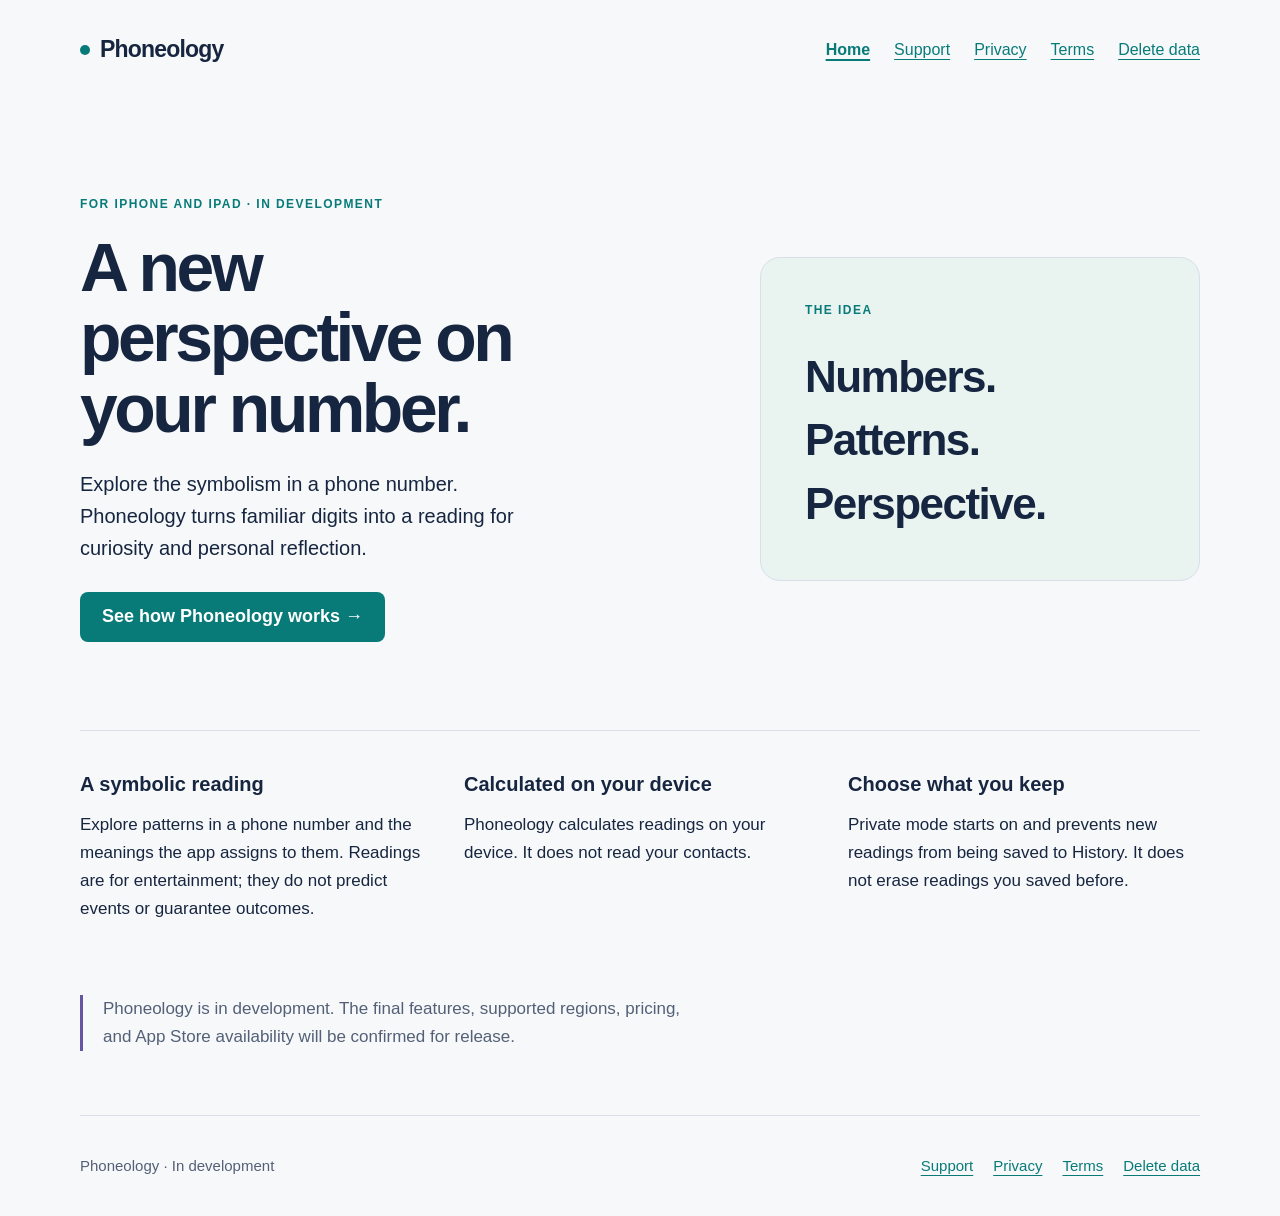
<file: index.html>
<!doctype html>
<html lang="en">
<head>
  <meta charset="utf-8">
  <meta name="viewport" content="width=device-width, initial-scale=1">
  <title>Phoneology — A new perspective on your number</title>
  <link rel="canonical" href="https://phoneology.app/">
  <link rel="stylesheet" href="/assets/styles.css">
</head>
<body>
  <a class="skip-link" href="#main">Skip to content</a>
  <header class="site-header shell">
    <a class="wordmark" href="/"><span class="brand-dot" aria-hidden="true"></span>Phoneology</a>
    <nav class="nav-links" aria-label="Main navigation">
          <a href="/" aria-current="page">Home</a>
          <a href="/support/">Support</a>
          <a href="/privacy/">Privacy</a>
          <a href="/terms/">Terms</a>
          <a href="/delete-data/">Delete data</a>
    </nav>
  </header>
  <main id="main">
    <div class="shell">
      <section class="hero" aria-labelledby="intro-title">
        <div>
          <p class="eyebrow">For iPhone and iPad · In development</p>
          <h1 id="intro-title">A new perspective on your number.</h1>
          <p class="lead">Explore the symbolism in a phone number. Phoneology turns familiar digits into a reading for curiosity and personal reflection.</p>
          <a class="primary-action" href="/support/">See how Phoneology works <span aria-hidden="true">&nbsp;→</span></a>
        </div>
        <div class="idea-inset">
          <p class="eyebrow">The idea</p>
          <p class="idea-words"><span>Numbers.</span><span>Patterns.</span><span>Perspective.</span></p>
        </div>
      </section>
      <div class="features">
        <section aria-labelledby="symbolic-reading">
          <h2 id="symbolic-reading">A symbolic reading</h2>
          <p>Explore patterns in a phone number and the meanings the app assigns to them. Readings are for entertainment; they do not predict events or guarantee outcomes.</p>
        </section>
        <section aria-labelledby="on-device">
          <h2 id="on-device">Calculated on your device</h2>
          <p>Phoneology calculates readings on your device. It does not read your contacts.</p>
        </section>
        <section aria-labelledby="choice-to-save">
          <h2 id="choice-to-save">Choose what you keep</h2>
          <p>Private mode starts on and prevents new readings from being saved to History. It does not erase readings you saved before.</p>
        </section>
      </div>
      <p class="development-note">Phoneology is in development. The final features, supported regions, pricing, and App Store availability will be confirmed for release.</p>
    </div>
  </main>
  <footer class="site-footer shell">
    <p>Phoneology · In development</p>
    <nav class="nav-links" aria-label="Footer navigation">
          <a href="/support/">Support</a>
          <a href="/privacy/">Privacy</a>
          <a href="/terms/">Terms</a>
          <a href="/delete-data/">Delete data</a>
    </nav>
  </footer>
</body>
</html>
</file>
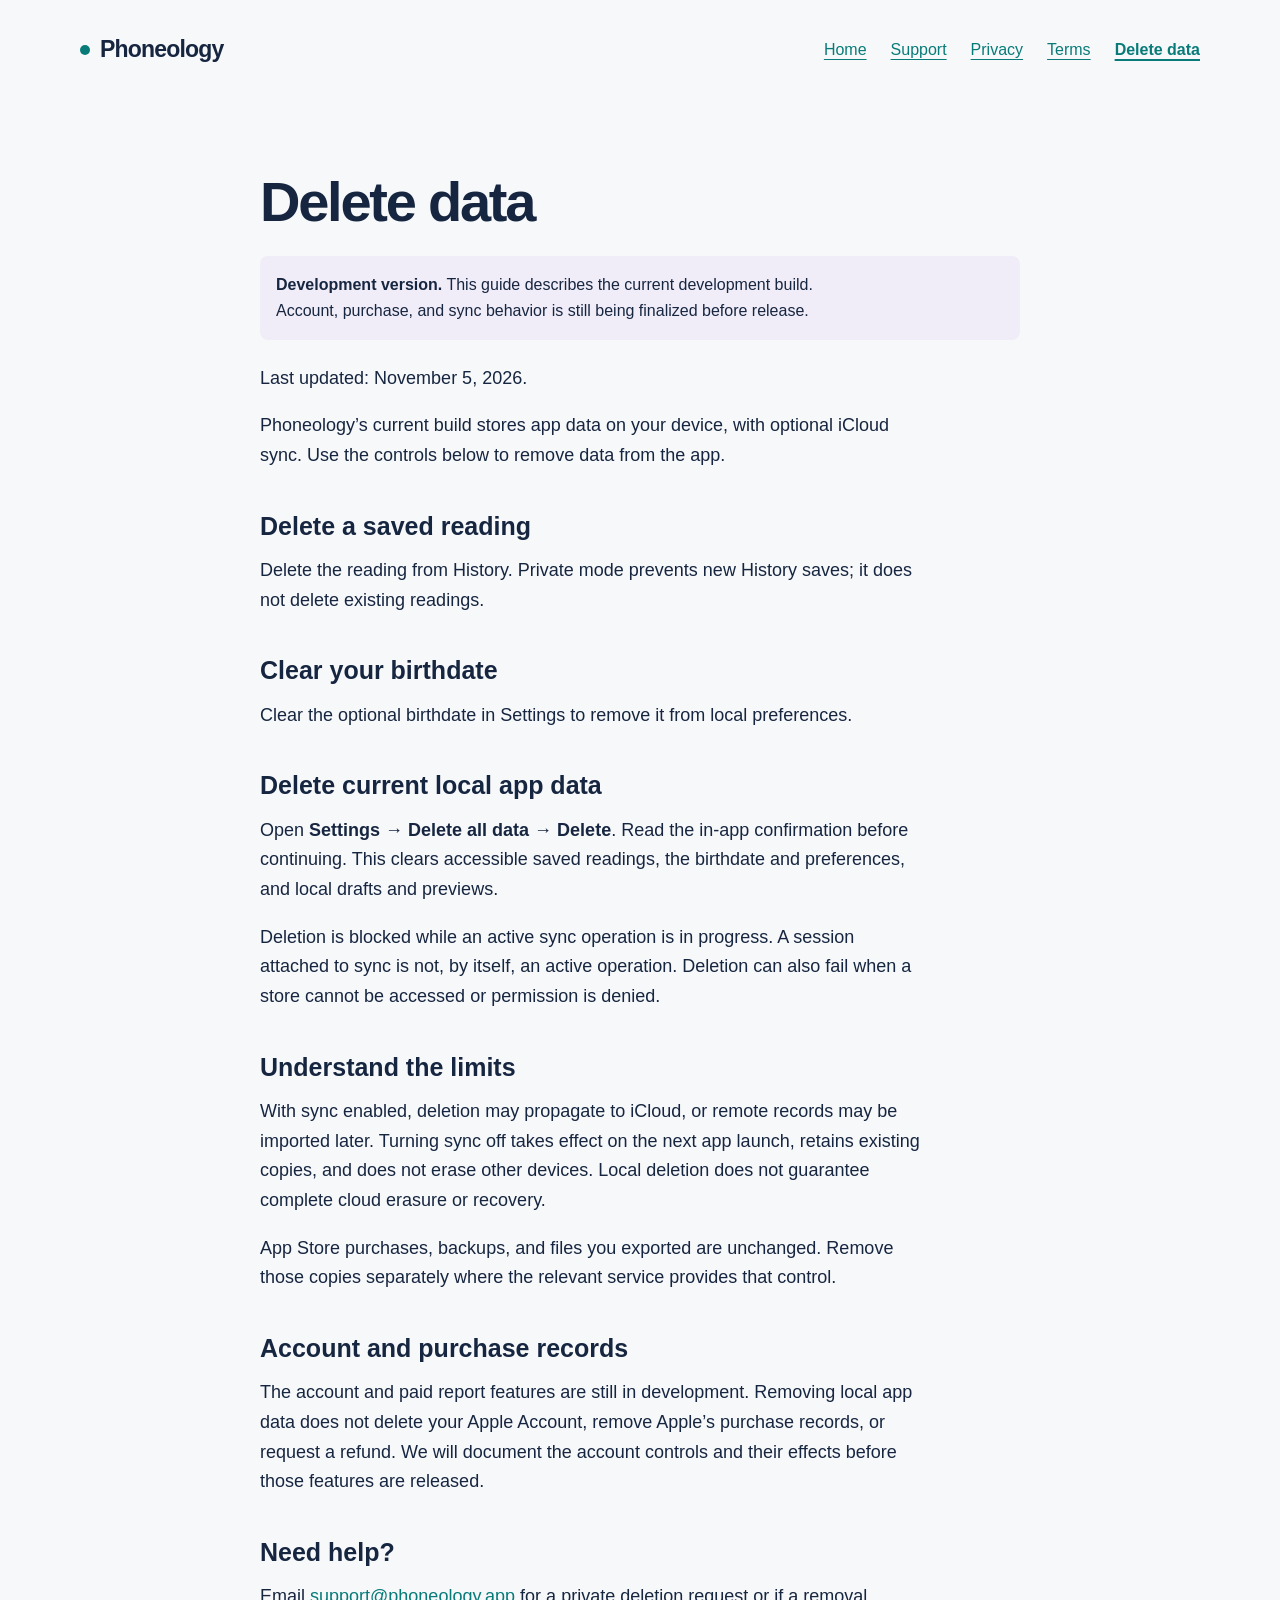
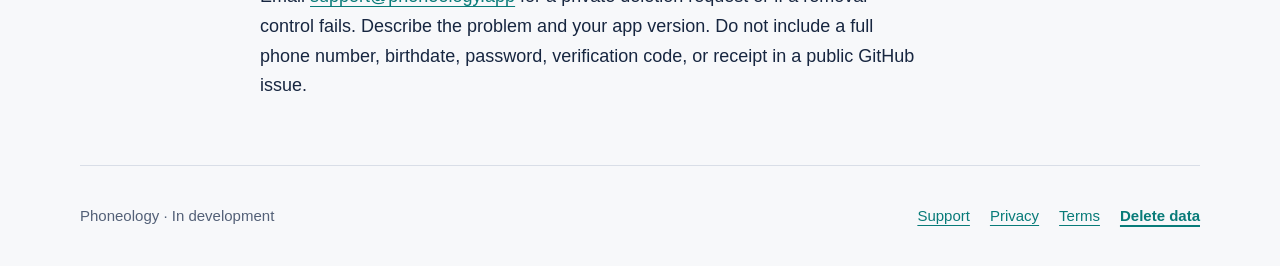
<file: delete-data/index.html>
<!doctype html>
<html lang="en">
<head>
  <meta charset="utf-8">
  <meta name="viewport" content="width=device-width, initial-scale=1">
  <title>Delete data — Phoneology</title>
  <link rel="canonical" href="https://phoneology.app/delete-data/">
  <link rel="stylesheet" href="/assets/styles.css">
</head>
<body>
  <a class="skip-link" href="#main">Skip to content</a>
  <header class="site-header shell">
    <a class="wordmark" href="/"><span class="brand-dot" aria-hidden="true"></span>Phoneology</a>
    <nav class="nav-links" aria-label="Main navigation">
          <a href="/">Home</a>
          <a href="/support/">Support</a>
          <a href="/privacy/">Privacy</a>
          <a href="/terms/">Terms</a>
          <a href="/delete-data/" aria-current="page">Delete data</a>
    </nav>
  </header>
  <main id="main">
    <article class="article">
      <div class="article-header">
        <h1>Delete data</h1>
        <div class="holding-notice"><p><strong>Development version.</strong> This guide describes the current development build. Account, purchase, and sync behavior is still being finalized before release.</p></div>
        <p>Last updated: November 5, 2026.</p>

      </div>
      <p>Phoneology’s current build stores app data on your device, with optional iCloud sync. Use the controls below to remove data from the app.</p>
      <h2>Delete a saved reading</h2>
      <p>Delete the reading from History. Private mode prevents new History saves; it does not delete existing readings.</p>
      <h2>Clear your birthdate</h2>
      <p>Clear the optional birthdate in Settings to remove it from local preferences.</p>
      <h2>Delete current local app data</h2>
      <p>Open <strong>Settings → Delete all data → Delete</strong>. Read the in-app confirmation before continuing. This clears accessible saved readings, the birthdate and preferences, and local drafts and previews.</p>
      <p>Deletion is blocked while an active sync operation is in progress. A session attached to sync is not, by itself, an active operation. Deletion can also fail when a store cannot be accessed or permission is denied.</p>
      <h2>Understand the limits</h2>
      <p>With sync enabled, deletion may propagate to iCloud, or remote records may be imported later. Turning sync off takes effect on the next app launch, retains existing copies, and does not erase other devices. Local deletion does not guarantee complete cloud erasure or recovery.</p>
      <p>App Store purchases, backups, and files you exported are unchanged. Remove those copies separately where the relevant service provides that control.</p>
      <h2>Account and purchase records</h2>
      <p>The account and paid report features are still in development. Removing local app data does not delete your Apple Account, remove Apple’s purchase records, or request a refund. We will document the account controls and their effects before those features are released.</p>
      <h2>Need help?</h2>
      <p>Email <a href="mailto:support@phoneology.app">support@phoneology.app</a> for a private deletion request or if a removal control fails. Describe the problem and your app version. Do not include a full phone number, birthdate, password, verification code, or receipt in a public GitHub issue.</p>
    </article>
  </main>
  <footer class="site-footer shell">
    <p>Phoneology · In development</p>
    <nav class="nav-links" aria-label="Footer navigation">
          <a href="/support/">Support</a>
          <a href="/privacy/">Privacy</a>
          <a href="/terms/">Terms</a>
          <a href="/delete-data/" aria-current="page">Delete data</a>
    </nav>
  </footer>
</body>
</html>
</file>
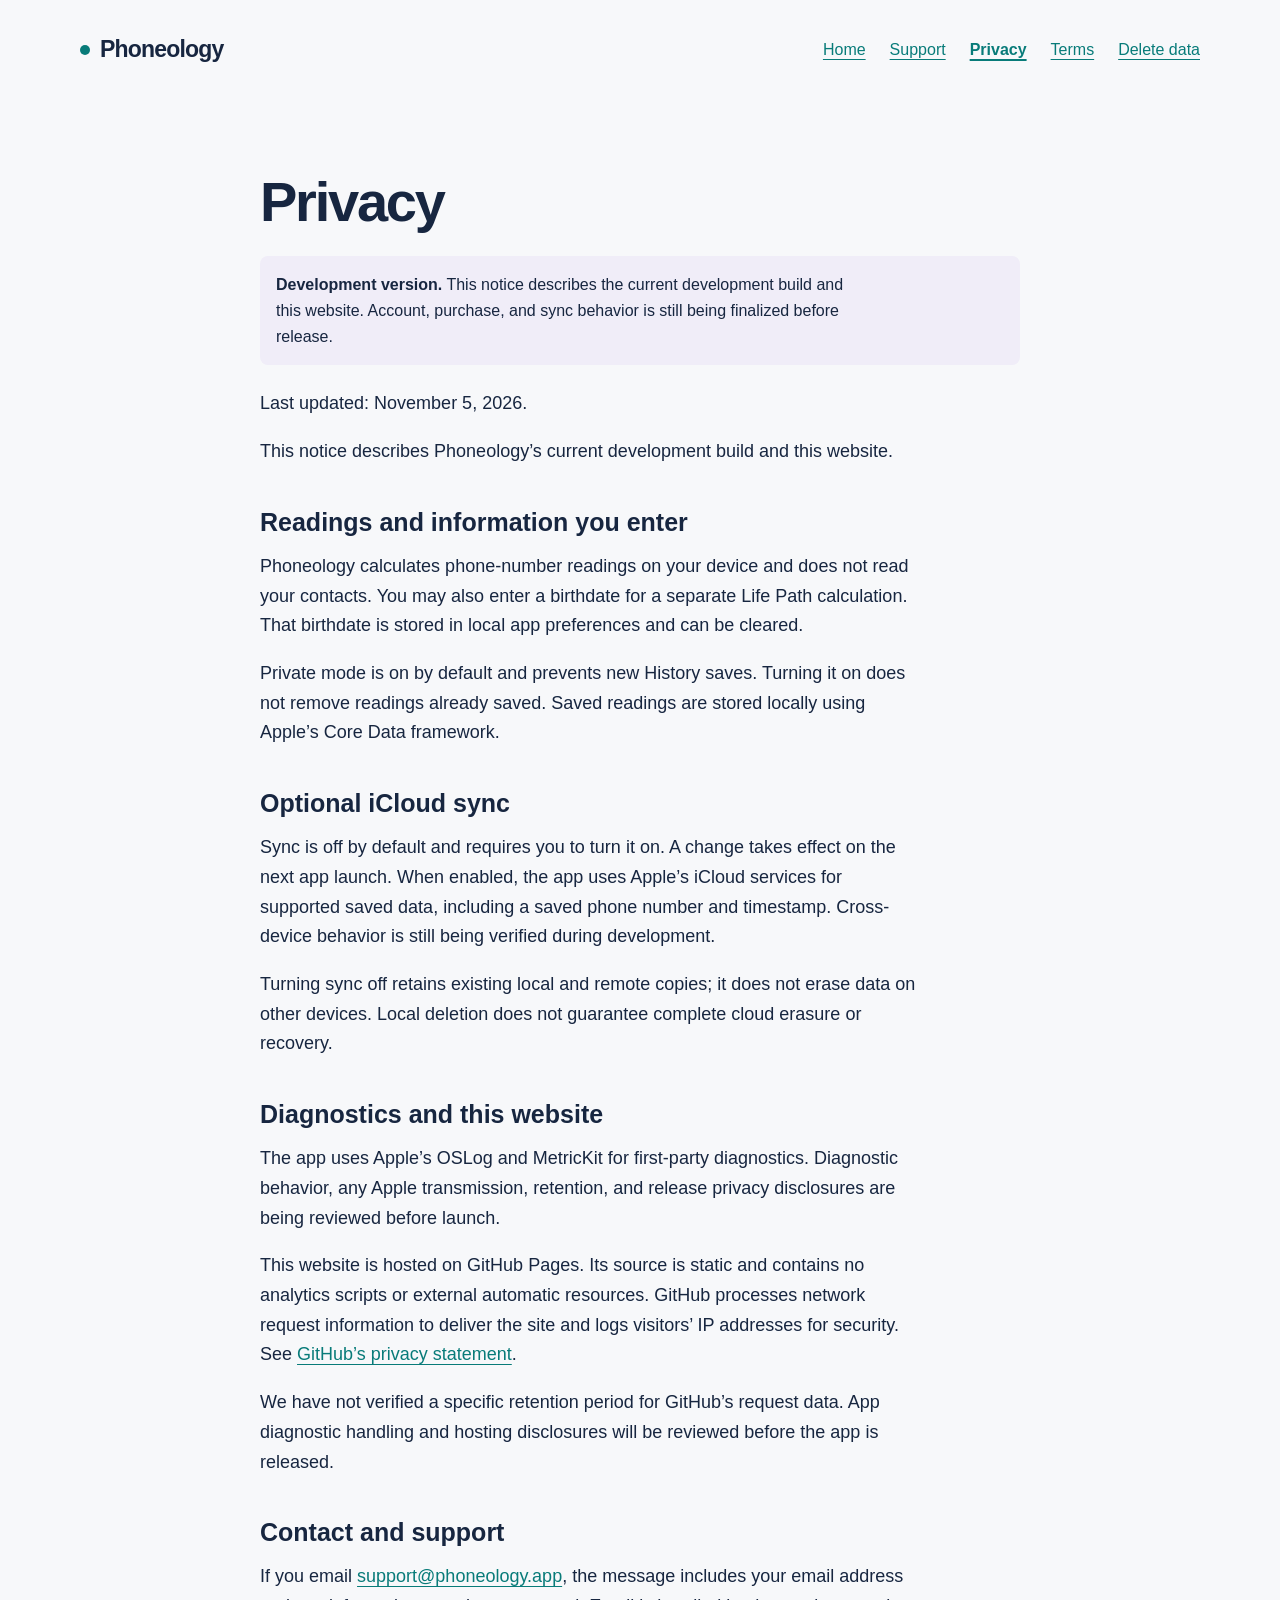
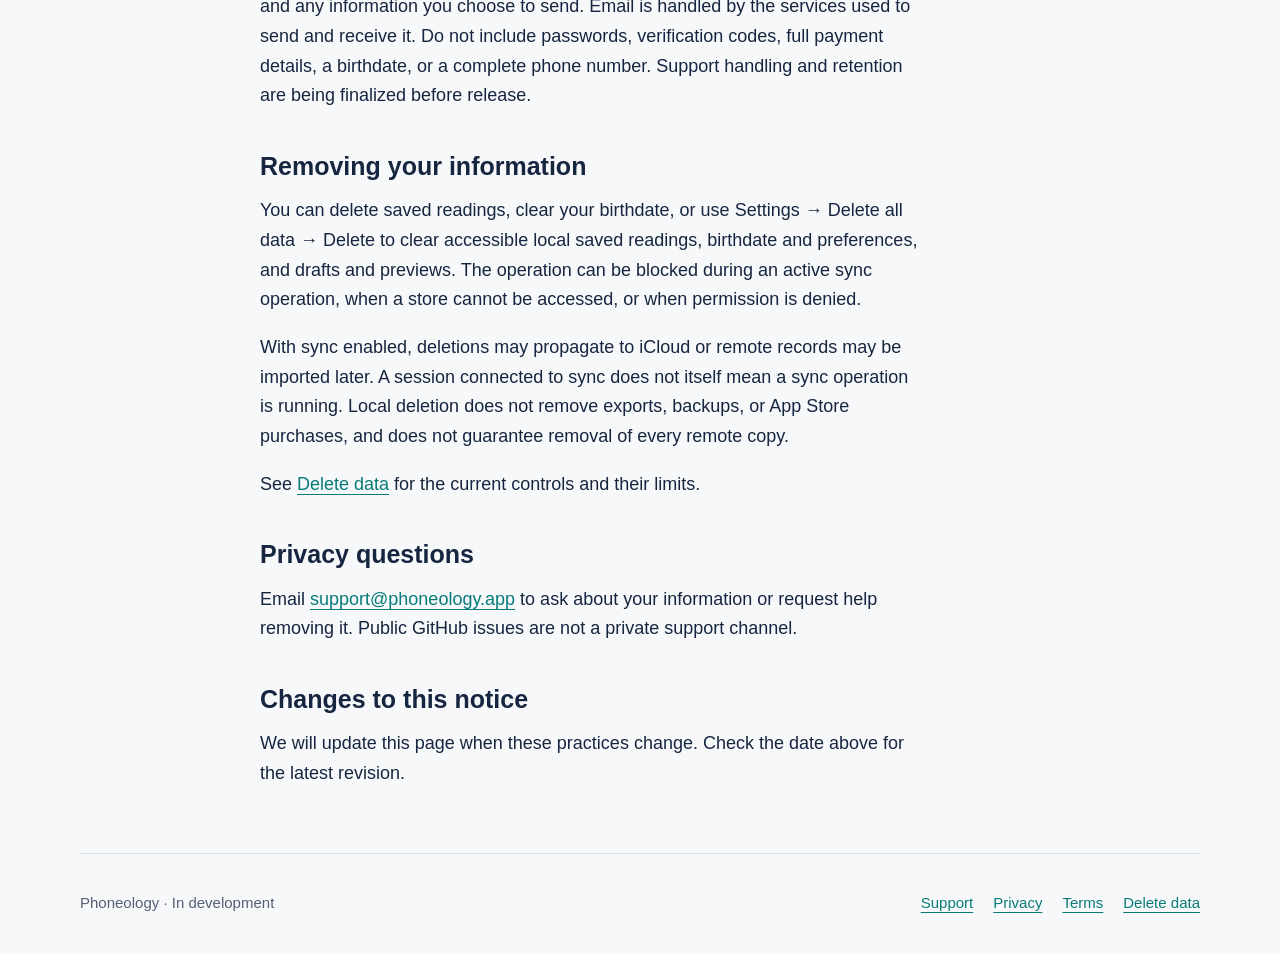
<file: privacy/index.html>
<!doctype html>
<html lang="en">
<head>
  <meta charset="utf-8">
  <meta name="viewport" content="width=device-width, initial-scale=1">
  <title>Privacy — Phoneology</title>
  <link rel="canonical" href="https://phoneology.app/privacy/">
  <link rel="stylesheet" href="/assets/styles.css">
</head>
<body>
  <a class="skip-link" href="#main">Skip to content</a>
  <header class="site-header shell">
    <a class="wordmark" href="/"><span class="brand-dot" aria-hidden="true"></span>Phoneology</a>
    <nav class="nav-links" aria-label="Main navigation">
          <a href="/">Home</a>
          <a href="/support/">Support</a>
          <a href="/privacy/" aria-current="page">Privacy</a>
          <a href="/terms/">Terms</a>
          <a href="/delete-data/">Delete data</a>
    </nav>
  </header>
  <main id="main">
    <article class="article">
      <div class="article-header">
        <h1>Privacy</h1>
        <div class="holding-notice"><p><strong>Development version.</strong> This notice describes the current development build and this website. Account, purchase, and sync behavior is still being finalized before release.</p></div>
        <p>Last updated: November 5, 2026.</p>

      </div>
      <p>This notice describes Phoneology’s current development build and this website.</p>
      <h2>Readings and information you enter</h2>
      <p>Phoneology calculates phone-number readings on your device and does not read your contacts. You may also enter a birthdate for a separate Life Path calculation. That birthdate is stored in local app preferences and can be cleared.</p>
      <p>Private mode is on by default and prevents new History saves. Turning it on does not remove readings already saved. Saved readings are stored locally using Apple’s Core Data framework.</p>
      <h2>Optional iCloud sync</h2>
      <p>Sync is off by default and requires you to turn it on. A change takes effect on the next app launch. When enabled, the app uses Apple’s iCloud services for supported saved data, including a saved phone number and timestamp. Cross-device behavior is still being verified during development.</p>
      <p>Turning sync off retains existing local and remote copies; it does not erase data on other devices. Local deletion does not guarantee complete cloud erasure or recovery.</p>
      <h2>Diagnostics and this website</h2>
      <p>The app uses Apple’s OSLog and MetricKit for first-party diagnostics. Diagnostic behavior, any Apple transmission, retention, and release privacy disclosures are being reviewed before launch.</p>
      <p>This website is hosted on GitHub Pages. Its source is static and contains no analytics scripts or external automatic resources. GitHub processes network request information to deliver the site and logs visitors’ IP addresses for security. See <a href="https://docs.github.com/en/site-policy/privacy-policies/github-general-privacy-statement">GitHub’s privacy statement</a>.</p>
      <p>We have not verified a specific retention period for GitHub’s request data. App diagnostic handling and hosting disclosures will be reviewed before the app is released.</p>
      <h2>Contact and support</h2>
      <p>If you email <a href="mailto:support@phoneology.app">support@phoneology.app</a>, the message includes your email address and any information you choose to send. Email is handled by the services used to send and receive it. Do not include passwords, verification codes, full payment details, a birthdate, or a complete phone number. Support handling and retention are being finalized before release.</p>
      <h2>Removing your information</h2>
      <p>You can delete saved readings, clear your birthdate, or use Settings → Delete all data → Delete to clear accessible local saved readings, birthdate and preferences, and drafts and previews. The operation can be blocked during an active sync operation, when a store cannot be accessed, or when permission is denied.</p>
      <p>With sync enabled, deletions may propagate to iCloud or remote records may be imported later. A session connected to sync does not itself mean a sync operation is running. Local deletion does not remove exports, backups, or App Store purchases, and does not guarantee removal of every remote copy.</p>
      <p>See <a href="/delete-data/">Delete data</a> for the current controls and their limits.</p>
      <h2>Privacy questions</h2>
      <p>Email <a href="mailto:support@phoneology.app">support@phoneology.app</a> to ask about your information or request help removing it. Public GitHub issues are not a private support channel.</p>
      <h2>Changes to this notice</h2>
      <p>We will update this page when these practices change. Check the date above for the latest revision.</p>
    </article>
  </main>
  <footer class="site-footer shell">
    <p>Phoneology · In development</p>
    <nav class="nav-links" aria-label="Footer navigation">
          <a href="/support/">Support</a>
          <a href="/privacy/">Privacy</a>
          <a href="/terms/">Terms</a>
          <a href="/delete-data/">Delete data</a>
    </nav>
  </footer>
</body>
</html>
</file>
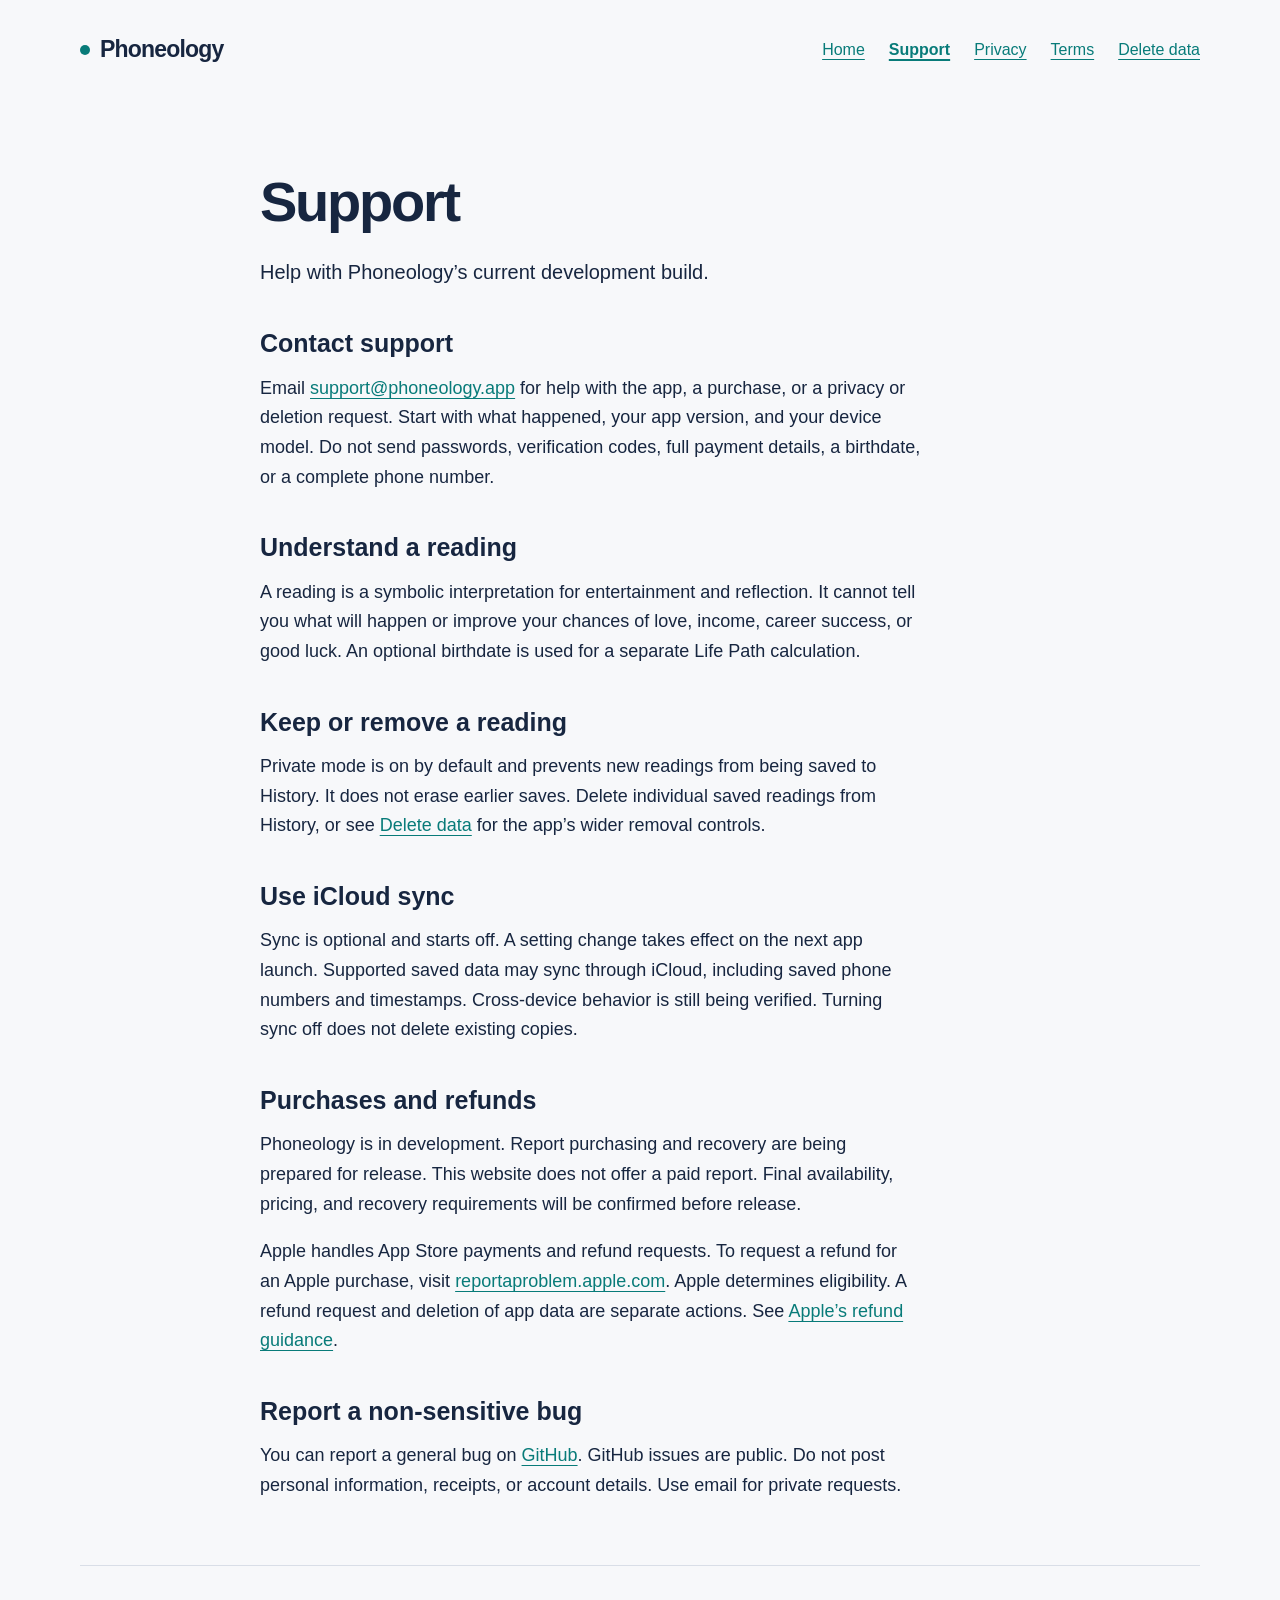
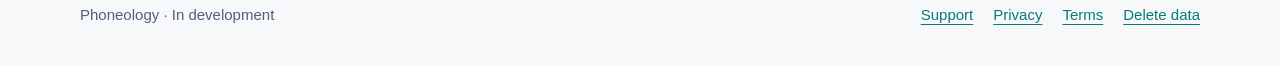
<file: support/index.html>
<!doctype html>
<html lang="en">
<head>
  <meta charset="utf-8">
  <meta name="viewport" content="width=device-width, initial-scale=1">
  <title>Support — Phoneology</title>
  <link rel="canonical" href="https://phoneology.app/support/">
  <link rel="stylesheet" href="/assets/styles.css">
</head>
<body>
  <a class="skip-link" href="#main">Skip to content</a>
  <header class="site-header shell">
    <a class="wordmark" href="/"><span class="brand-dot" aria-hidden="true"></span>Phoneology</a>
    <nav class="nav-links" aria-label="Main navigation">
          <a href="/">Home</a>
          <a href="/support/" aria-current="page">Support</a>
          <a href="/privacy/">Privacy</a>
          <a href="/terms/">Terms</a>
          <a href="/delete-data/">Delete data</a>
    </nav>
  </header>
  <main id="main">
    <article class="article">
      <div class="article-header">
        <h1>Support</h1>

        <p class="lead">Help with Phoneology’s current development build.</p>
      </div>
      <h2>Contact support</h2>
      <p>Email <a href="mailto:support@phoneology.app">support@phoneology.app</a> for help with the app, a purchase, or a privacy or deletion request. Start with what happened, your app version, and your device model. Do not send passwords, verification codes, full payment details, a birthdate, or a complete phone number.</p>
      <h2>Understand a reading</h2>
      <p>A reading is a symbolic interpretation for entertainment and reflection. It cannot tell you what will happen or improve your chances of love, income, career success, or good luck. An optional birthdate is used for a separate Life Path calculation.</p>
      <h2>Keep or remove a reading</h2>
      <p>Private mode is on by default and prevents new readings from being saved to History. It does not erase earlier saves. Delete individual saved readings from History, or see <a href="/delete-data/">Delete data</a> for the app’s wider removal controls.</p>
      <h2>Use iCloud sync</h2>
      <p>Sync is optional and starts off. A setting change takes effect on the next app launch. Supported saved data may sync through iCloud, including saved phone numbers and timestamps. Cross-device behavior is still being verified. Turning sync off does not delete existing copies.</p>
      <h2>Purchases and refunds</h2>
      <p>Phoneology is in development. Report purchasing and recovery are being prepared for release. This website does not offer a paid report. Final availability, pricing, and recovery requirements will be confirmed before release.</p>
      <p>Apple handles App Store payments and refund requests. To request a refund for an Apple purchase, visit <a href="https://reportaproblem.apple.com/">reportaproblem.apple.com</a>. Apple determines eligibility. A refund request and deletion of app data are separate actions. See <a href="https://support.apple.com/118223">Apple’s refund guidance</a>.</p>
      <h2>Report a non-sensitive bug</h2>
      <p>You can report a general bug on <a href="https://github.com/droxey/phoneology-web/issues">GitHub</a>. GitHub issues are public. Do not post personal information, receipts, or account details. Use email for private requests.</p>
    </article>
  </main>
  <footer class="site-footer shell">
    <p>Phoneology · In development</p>
    <nav class="nav-links" aria-label="Footer navigation">
          <a href="/support/">Support</a>
          <a href="/privacy/">Privacy</a>
          <a href="/terms/">Terms</a>
          <a href="/delete-data/">Delete data</a>
    </nav>
  </footer>
</body>
</html>
</file>
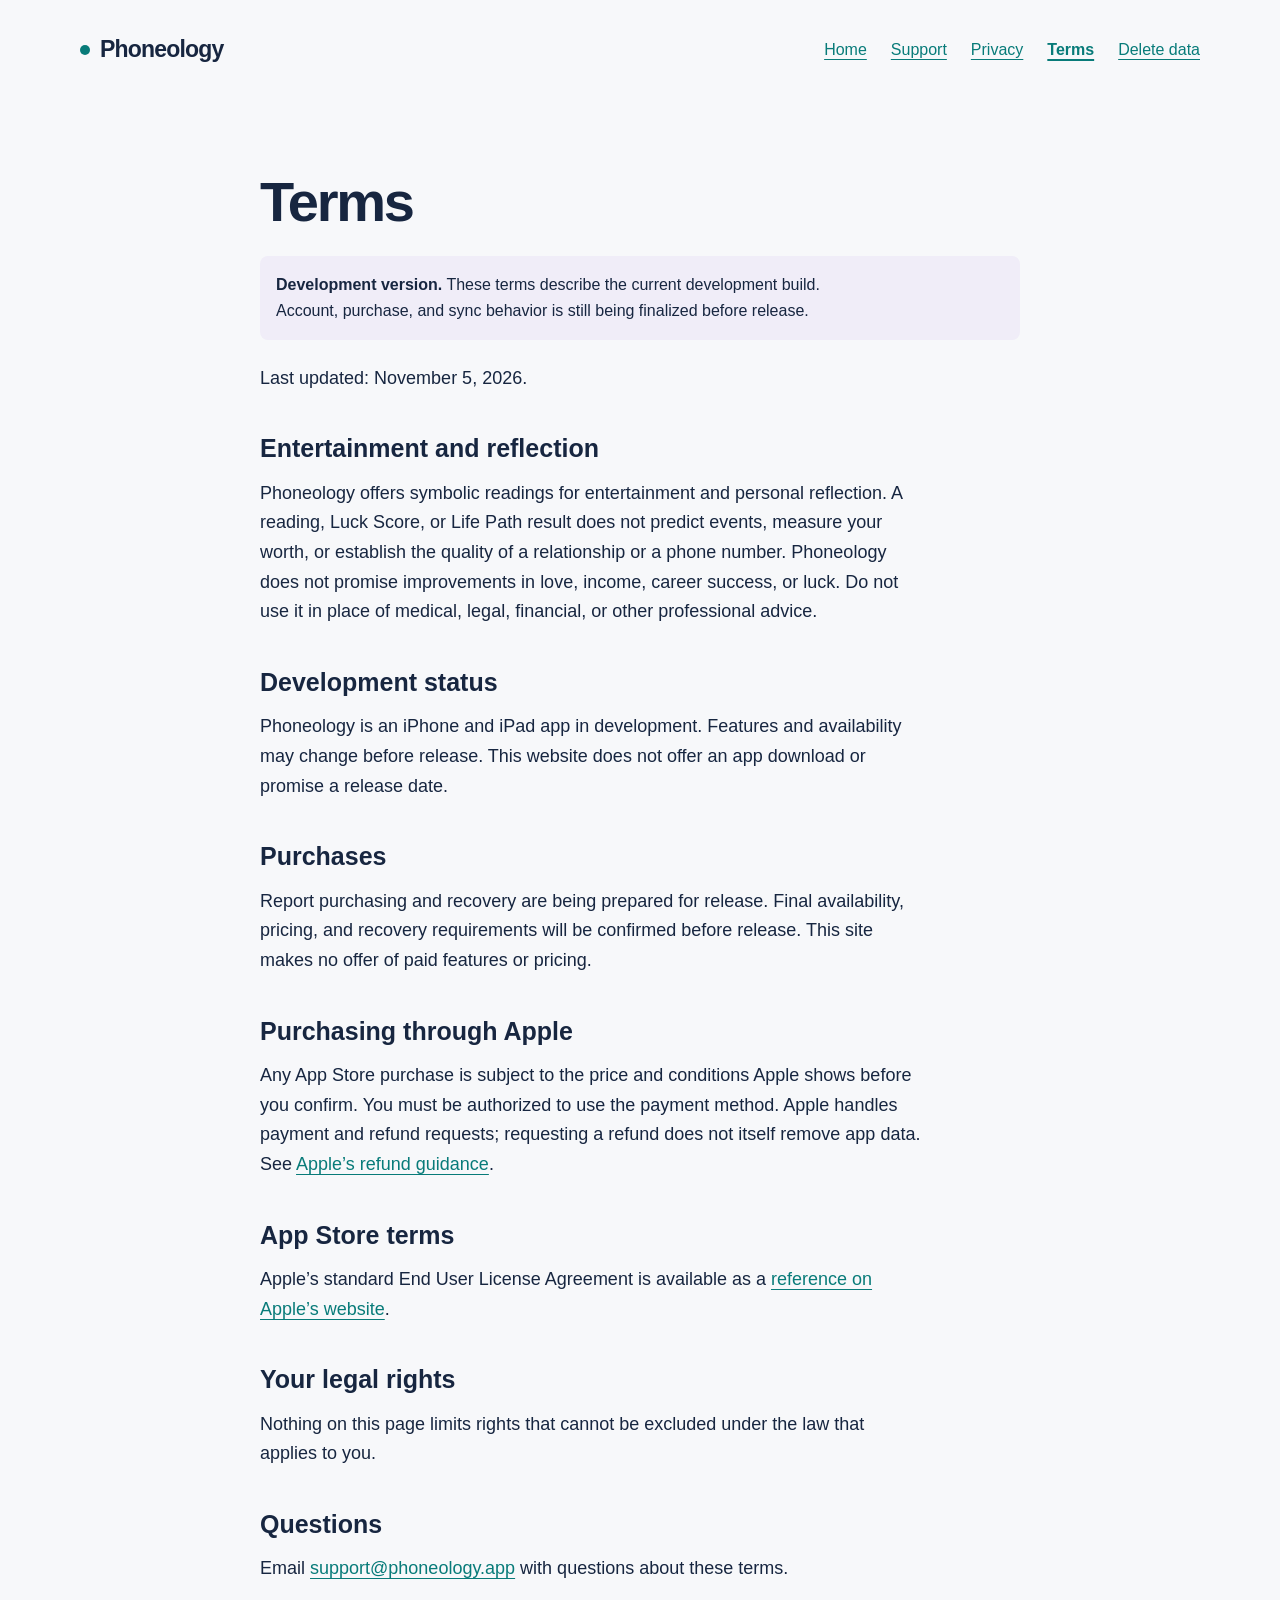
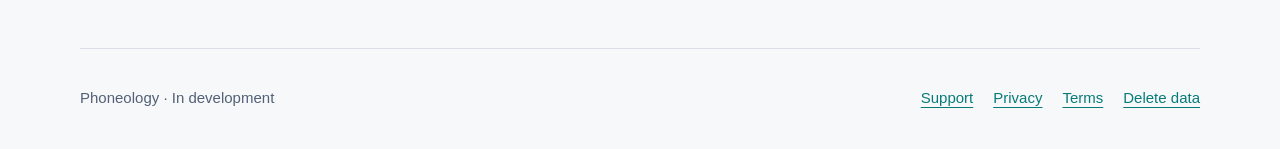
<file: terms/index.html>
<!doctype html>
<html lang="en">
<head>
  <meta charset="utf-8">
  <meta name="viewport" content="width=device-width, initial-scale=1">
  <title>Terms — Phoneology</title>
  <link rel="canonical" href="https://phoneology.app/terms/">
  <link rel="stylesheet" href="/assets/styles.css">
</head>
<body>
  <a class="skip-link" href="#main">Skip to content</a>
  <header class="site-header shell">
    <a class="wordmark" href="/"><span class="brand-dot" aria-hidden="true"></span>Phoneology</a>
    <nav class="nav-links" aria-label="Main navigation">
          <a href="/">Home</a>
          <a href="/support/">Support</a>
          <a href="/privacy/">Privacy</a>
          <a href="/terms/" aria-current="page">Terms</a>
          <a href="/delete-data/">Delete data</a>
    </nav>
  </header>
  <main id="main">
    <article class="article">
      <div class="article-header">
        <h1>Terms</h1>
        <div class="holding-notice"><p><strong>Development version.</strong> These terms describe the current development build. Account, purchase, and sync behavior is still being finalized before release.</p></div>
        <p>Last updated: November 5, 2026.</p>

      </div>
      <h2>Entertainment and reflection</h2>
      <p>Phoneology offers symbolic readings for entertainment and personal reflection. A reading, Luck Score, or Life Path result does not predict events, measure your worth, or establish the quality of a relationship or a phone number. Phoneology does not promise improvements in love, income, career success, or luck. Do not use it in place of medical, legal, financial, or other professional advice.</p>
      <h2>Development status</h2>
      <p>Phoneology is an iPhone and iPad app in development. Features and availability may change before release. This website does not offer an app download or promise a release date.</p>
      <h2>Purchases</h2>
      <p>Report purchasing and recovery are being prepared for release. Final availability, pricing, and recovery requirements will be confirmed before release. This site makes no offer of paid features or pricing.</p>
      <h2>Purchasing through Apple</h2>
      <p>Any App Store purchase is subject to the price and conditions Apple shows before you confirm. You must be authorized to use the payment method. Apple handles payment and refund requests; requesting a refund does not itself remove app data. See <a href="https://support.apple.com/118223">Apple’s refund guidance</a>.</p>
      <h2>App Store terms</h2>
      <p>Apple’s standard End User License Agreement is available as a <a href="https://www.apple.com/legal/internet-services/itunes/dev/stdeula/">reference on Apple’s website</a>.</p>
      <h2>Your legal rights</h2>
      <p>Nothing on this page limits rights that cannot be excluded under the law that applies to you.</p>
      <h2>Questions</h2>
      <p>Email <a href="mailto:support@phoneology.app">support@phoneology.app</a> with questions about these terms.</p>
    </article>
  </main>
  <footer class="site-footer shell">
    <p>Phoneology · In development</p>
    <nav class="nav-links" aria-label="Footer navigation">
          <a href="/support/">Support</a>
          <a href="/privacy/">Privacy</a>
          <a href="/terms/">Terms</a>
          <a href="/delete-data/">Delete data</a>
    </nav>
  </footer>
</body>
</html>
</file>
<file: assets/styles.css>
:root {
  color-scheme: light;
  --canvas: #f7f8fa;
  --paper: #ffffff;
  --ink: #172640;
  --secondary: #536077;
  --teal: #087b79;
  --teal-wash: #e9f4f1;
  --violet: #6654a5;
  --violet-wash: #f0edf8;
  --silver: #d9dee7;
}

* { box-sizing: border-box; }

html { background: var(--canvas); }

body {
  margin: 0;
  color: var(--ink);
  font-family: -apple-system, BlinkMacSystemFont, "Segoe UI", sans-serif;
  font-size: 18px;
  line-height: 1.65;
  overflow-wrap: break-word;
}

a {
  color: var(--teal);
  text-decoration-thickness: 1px;
  text-underline-offset: 4px;
}

a:hover { text-decoration-thickness: 2px; }

a:focus-visible {
  outline: 3px solid var(--violet);
  outline-offset: 4px;
}

p { margin: 0 0 1em; }

h1, h2 { margin: 0; }

.shell { width: min(1120px, calc(100% - 64px)); margin-inline: auto; }

.skip-link {
  position: absolute;
  z-index: 1;
  top: 12px;
  left: 24px;
  padding: 10px 16px;
  border-radius: 6px;
  background: var(--paper);
  transform: translateY(-160%);
}

.skip-link:focus { transform: translateY(0); }

.site-header {
  display: flex;
  align-items: center;
  justify-content: space-between;
  gap: 24px;
  padding-block: 28px;
}

.wordmark {
  display: inline-flex;
  align-items: center;
  gap: 10px;
  min-height: 44px;
  color: var(--ink);
  font-size: 23px;
  font-weight: 720;
  letter-spacing: -0.035em;
  text-decoration: none;
}

.brand-dot {
  flex: 0 0 10px;
  width: 10px;
  height: 10px;
  border-radius: 50%;
  background: var(--teal);
}

.nav-links { display: flex; flex-wrap: wrap; gap: 0 24px; }

.nav-links a {
  display: inline-flex;
  align-items: center;
  min-height: 44px;
  padding-block: 7px;
  font-size: 16px;
}

.nav-links a[aria-current="page"] {
  font-weight: 650;
  text-decoration-thickness: 2px;
  text-decoration-color: var(--teal);
}

.hero {
  display: grid;
  grid-template-columns: 1.4fr 1fr;
  align-items: center;
  gap: 64px;
  padding-block: 96px 88px;
}

.eyebrow {
  margin-bottom: 20px;
  color: var(--teal);
  font-size: 12px;
  font-weight: 700;
  line-height: 1.4;
  letter-spacing: 0.12em;
  text-transform: uppercase;
}

.hero h1 {
  max-width: 12ch;
  font-size: clamp(44px, 5.3vw, 70px);
  font-weight: 720;
  line-height: 1.04;
  letter-spacing: -0.05em;
}

.lead {
  max-width: 43ch;
  margin-top: 24px;
  font-size: 20px;
  line-height: 1.6;
}

.hero .lead { margin-bottom: 0; }

.primary-action {
  display: inline-flex;
  align-items: center;
  min-height: 48px;
  margin-top: 28px;
  padding: 12px 22px;
  border-radius: 8px;
  background: var(--teal);
  color: var(--paper);
  font-weight: 650;
  line-height: 1.4;
  text-decoration: none;
}

.primary-action:hover { text-decoration: underline; text-underline-offset: 4px; }

.idea-inset {
  padding: 44px;
  border: 1px solid var(--silver);
  border-radius: 20px;
  background: var(--teal-wash);
}

.idea-inset .eyebrow { margin-bottom: 26px; }

.idea-words {
  margin: 0;
  font-size: clamp(30px, 3.5vw, 44px);
  font-weight: 650;
  line-height: 1.45;
  letter-spacing: -0.035em;
}

.idea-words span { display: block; }

.features {
  display: grid;
  grid-template-columns: repeat(3, minmax(0, 1fr));
  gap: 32px;
  padding-block: 40px;
  border-top: 1px solid var(--silver);
}

.features h2 { margin-bottom: 14px; font-size: 20px; line-height: 1.3; }
.features p { margin-bottom: 0; font-size: 17px; line-height: 1.65; }
.features .disclosure { margin-top: 12px; }

.development-note {
  max-width: 66ch;
  margin-block: 32px;
  padding-left: 20px;
  border-left: 3px solid var(--violet);
  color: var(--secondary);
  font-size: 17px;
}

.article { width: min(760px, calc(100% - 64px)); margin-inline: auto; }
.article-header { padding-top: 72px; }

.article h1 {
  font-size: clamp(40px, 5vw, 56px);
  font-weight: 720;
  line-height: 1.08;
  letter-spacing: -0.04em;
}

.article .lead { max-width: 66ch; }
.article p { max-width: 66ch; }
.article h2 { margin-top: 40px; margin-bottom: 14px; font-size: 25px; line-height: 1.25; }

.draft-notice, .holding-notice {
  margin-top: 24px;
  margin-bottom: 24px;
  padding: 16px;
  border-radius: 8px;
  background: var(--violet-wash);
  font-size: 16px;
  line-height: 1.6;
}

.draft-notice p, .holding-notice p { margin: 0; }
.review-limitation { color: var(--secondary); }

.site-footer {
  display: flex;
  align-items: center;
  justify-content: space-between;
  gap: 16px 32px;
  margin-top: 64px;
  padding-block: 28px;
  border-top: 1px solid var(--silver);
  color: var(--secondary);
  font-size: 15px;
}

.site-footer p { margin: 0; }
.site-footer .nav-links { gap: 0 20px; }
.site-footer .nav-links a { font-size: 15px; }

@media (max-width: 760px) {
  .shell, .article { width: calc(100% - 48px); }
  .hero { grid-template-columns: 1fr; gap: 32px; padding-block: 48px; }
  .idea-inset { padding: 28px; }
  .features { grid-template-columns: 1fr; gap: 28px; }
  .article-header { padding-top: 44px; }
  .site-footer { align-items: flex-start; flex-direction: column; }
}

@media (max-width: 600px) {
  .site-header { align-items: flex-start; flex-direction: column; gap: 10px; }
  .nav-links { gap: 0 24px; }
}
</file>
